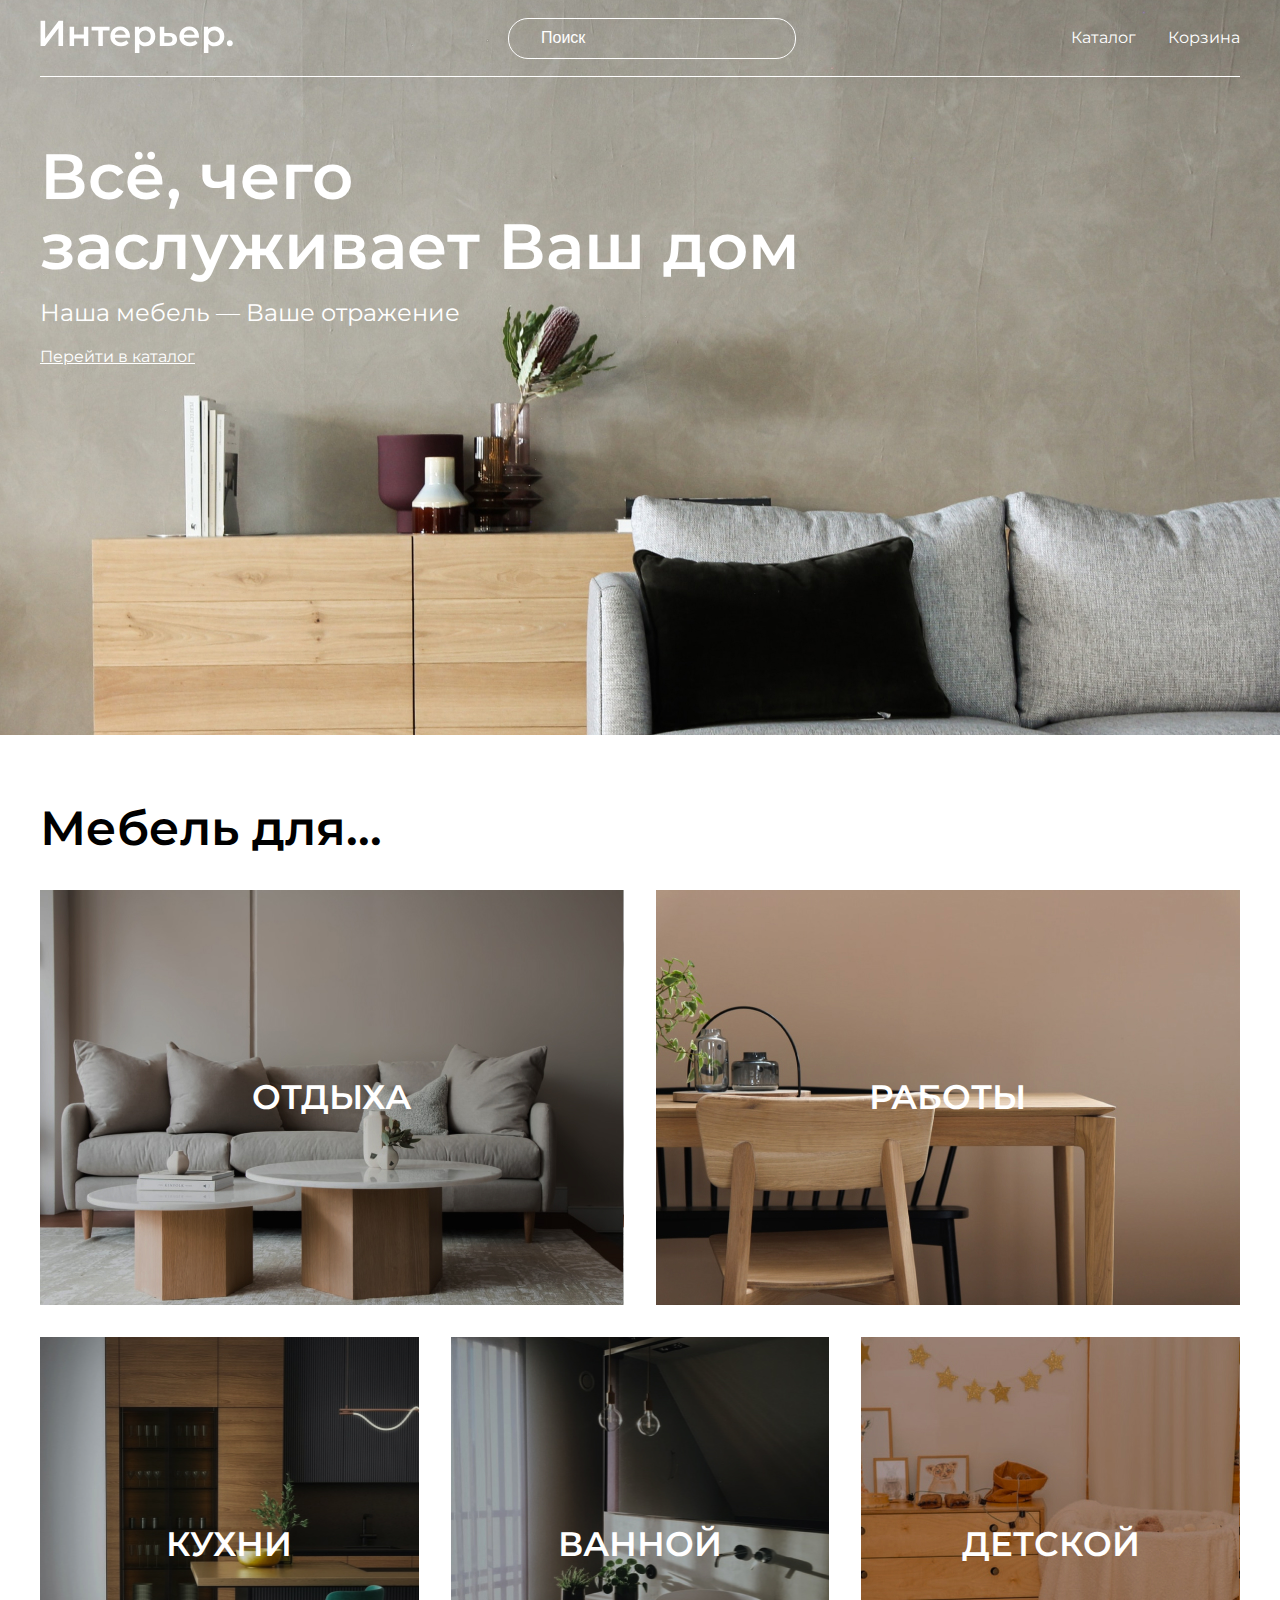
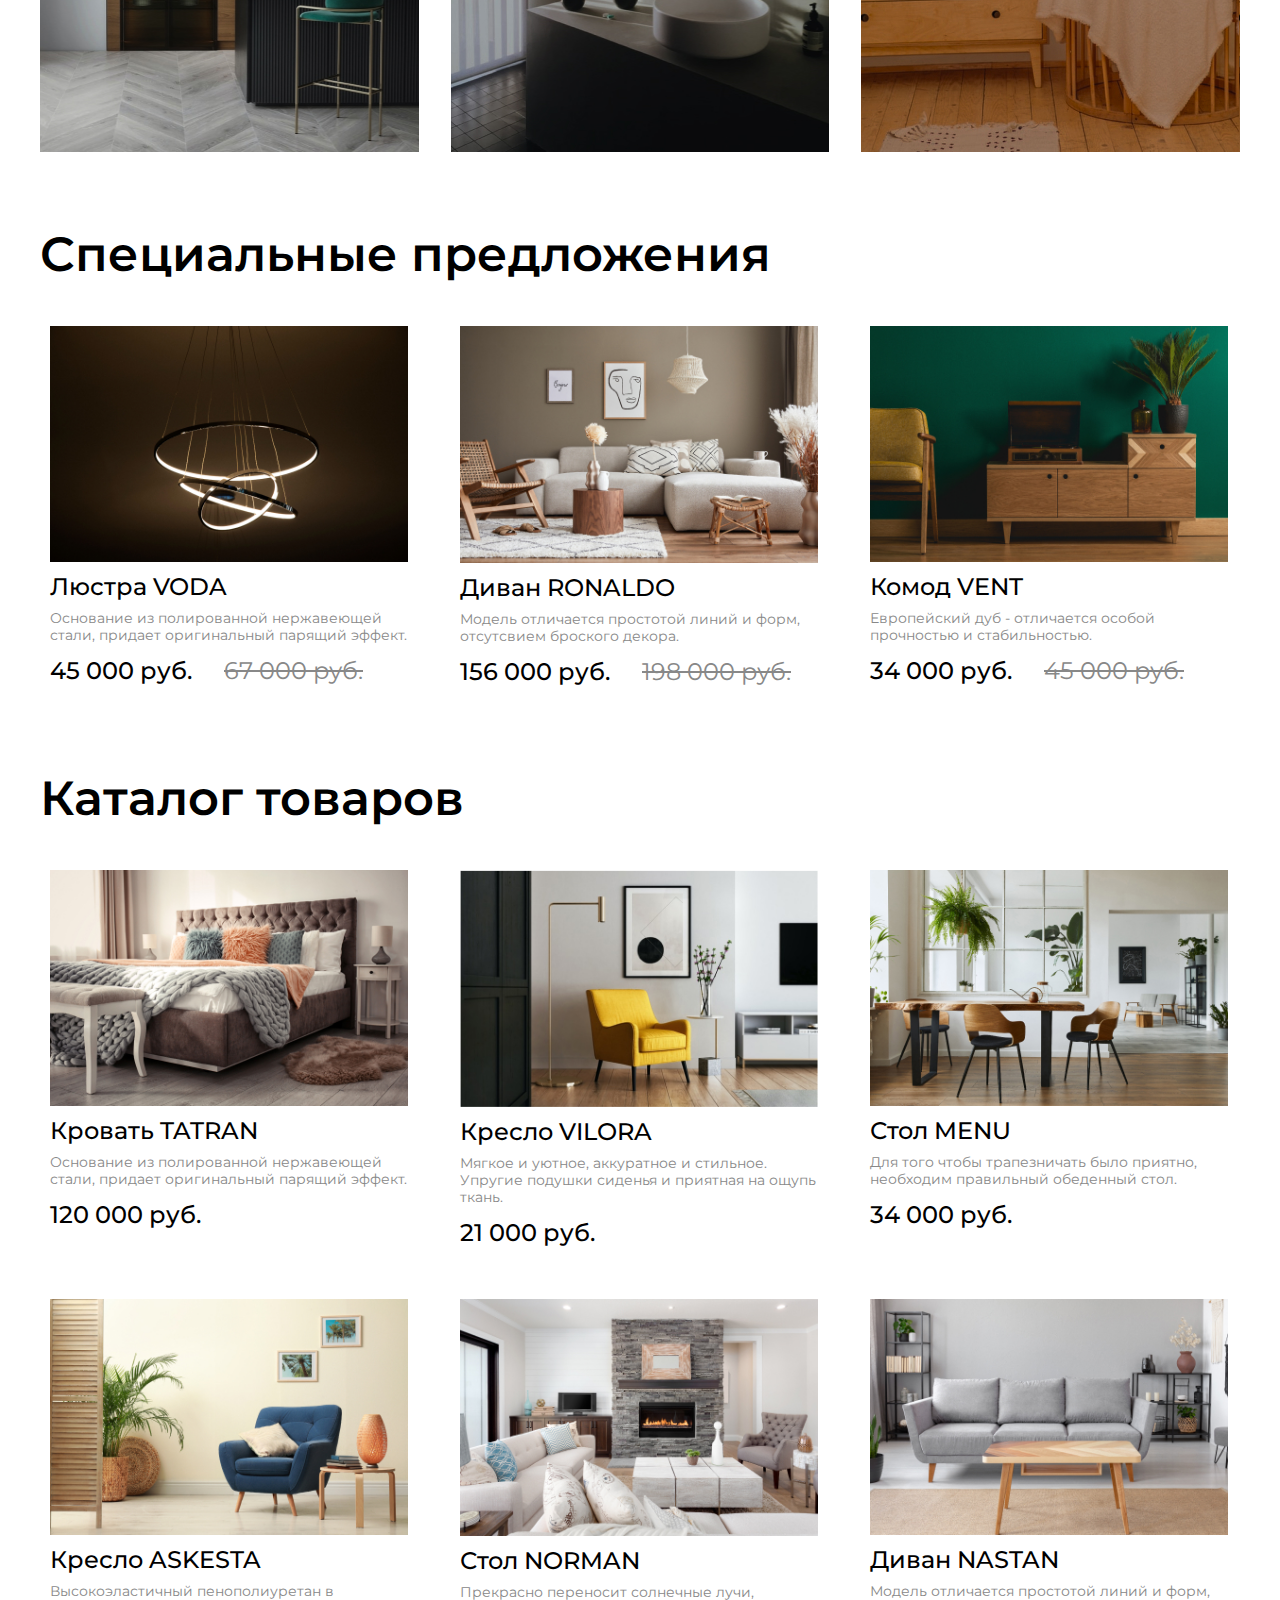
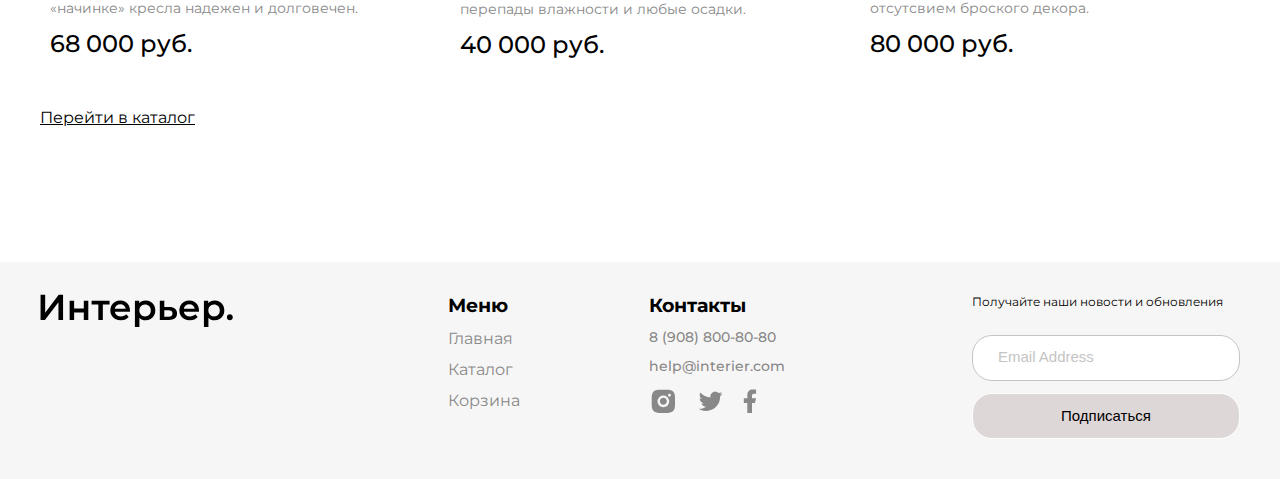
<file: Layout of the store/index.html>
﻿<!DOCTYPE html>
<html lang="ru">

<head>
    <meta charset="UTF-8">
    <meta http-equiv="X-UA-Compatible" content="IE=edge">
    <meta name="viewport" content="width=device-width, initial-scale=1.0">
    <link rel="stylesheet" href="style/style.css">
    <title>Главная страница</title>
    <link rel="preconnect" href="https://fonts.googleapis.com">
    <link rel="preconnect" href="https://fonts.gstatic.com" crossorigin>
    <link href="https://fonts.googleapis.com/css2?family=Montserrat:wght@400;500;600&display=swap" rel="stylesheet">
</head>

<body>
    <div class="top center">
        <header class="header">
            <a href="index.html" class="logo"><img src="img/logo/logo.svg" alt="Логотип" class="logo_top"></a>
            <input class="header_input" placeholder="Поиск" type="text">
            <nav class="navigate">
                <div class="nav">
                    <a class="link_one" href="catalog.html">Каталог</a>
                </div>
                <div class="nav">
                    <a class="link_one" href="cart.html">Корзина</a>
                </div>
            </nav>
            <div class="menu_mobile">
                <a href="#"><img src="img/phone/loupe.svg" alt=""></a>
                <a href="catalog.html"><img src="img/phone/menu.svg" alt=""></a>
                <a href="cart.html"><img src="img/phone/cart.svg" alt=""></a>
            </div>
        </header>
        <section class="section_top">
            <h1 class="title">Всё, чего <br> заслуживает Ваш дом</h1>
            <p class="subtitle">Наша мебель — Ваше отражение</p>
            <a class="link_catalog" href="catalog.html">Перейти в каталог</a>
        </section>
    </div>
    <section class="top_for center">
        <h2 class="category_name">Мебель для...</h2>
        <div class="for">
            <div class="for_item">ОТДЫХА</div>
            <div class="for_item">РАБОТЫ</div>
            <div class="for_item">КУХНИ</div>
            <div class="for_item">ВАННОЙ</div>
            <div class="for_item">ДЕТСКОЙ</div>
        </div>
    </section>
    <section class="product_box center">
        <h2 class="category_choice">Специальные предложения</h2>
        <div class="product">
            <div class="product_content">
                <img class="image_spesial" src="img/furniture/chandelier.jpg" alt="Люстра_VODA">
                <a class="subject" href="product.html">Люстра VODA</a>
                <p class="description">Основание из полированной нержавеющей стали, придает оригинальный парящий
                    эффект.</p>
                <div class="product_box_price">
                    <span class="price_one">45 000 руб.</span>
                    <span class="price_sale">67 000 руб.</span>
                </div>
            </div>
            <div class="product_content">
                <img class="image_spesial" src="img/furniture/sofa.jpg" alt="Диван_RONALDO">
                <a class="subject" href="product.html">Диван RONALDO</a>
                <p class="description">Модель отличается простотой линий и форм, отсутсвием броского декора.</p>
                <div class="product_box_price">
                    <span class="price_one">156 000 руб.</span>
                    <span class="price_sale">198 000 руб.</span>
                </div>
            </div>
            <div class="product_content">
                <img class="image_spesial" src="img/furniture/dresser.jpg" alt="Комод_VENT">
                <a class="subject" href="product.html">Комод VENT</a>
                <p class="description">Европейский дуб - отличается особой прочностью и стабильностью.</p>
                <div class="product_box_price">
                    <span class="price_one">34 000 руб.</span>
                    <span class="price_sale">45 000 руб.</span>
                </div>
            </div>
        </div>
        <h2 class="category_choice">Каталог товаров</h2>
        <div class="product">
            <div class="product_content">
                <img src="img/furniture/bed.jpg" alt="Кровать_TATRAN" class="image_special">
                <a class="subject" href="product.html">Кровать TATRAN</a>
                <p class="description">Основание из полированной нержавеющей стали, придает оригинальный парящий эффект.
                </p>
                <div class="product_box_price">
                    <span class="price_one">120 000 руб.</span>
                </div>
            </div>
            <div class="product_content">
                <img src="img/furniture/product1.jpg" alt="Кресло_VILORA">
                <a class="subject" href="product.html">Кресло VILORA</a>
                <p class="description">Мягкое и уютное, аккуратное и стильное. Упругие подушки сиденья и приятная на
                    ощупь ткань.</p>
                <div class="product_box_price">
                    <span class="price_one">21 000 руб.</span>
                </div>
            </div>
            <div class="product_content">
                <img src="img/furniture/table.jpg" alt="Стол_MENU">
                <a class="subject" href="product.html">Стол MENU</a>
                <p class="description">Для того чтобы трапезничать было приятно, необходим правильный обеденный стол.
                </p>
                <div class="product_box_price">
                    <span class="price_one">34 000 руб.</span>
                </div>
            </div>
        </div>
        <div class="product">
            <div class="product_content">
                <img src="img/furniture/chair_two.jpg" alt="Кресло_ASKESTA">
                <a class="subject" href="product.html">Кресло ASKESTA</a>
                <p class="description">Высокоэластичный пенополиуретан в «начинке» кресла надежен и долговечен.</p>
                <div class="product_box_price">
                    <span class="price_one">68 000 руб.</span>
                </div>
            </div>
            <div class="product_content">
                <img src="img/furniture/table_two.jpg" alt="Стол_NORMAN">
                <a class="subject" href="product.html">Стол NORMAN</a>
                <p class="description">Прекрасно переносит солнечные лучи, перепады влажности и любые осадки.</p>
                <div class="product_box_price">
                    <span class="price_one">40 000 руб.</span>
                </div>
            </div>
            <div class="product_content">
                <img src="img/furniture/sofa_two.jpg" alt="Диван_NASTAN">
                <a class="subject" href="product.html">Диван NASTAN</a>
                <p class="description">Модель отличается простотой линий и форм, отсутсвием броского декора.</p>
                <div class="product_box_price">
                    <span class="price_one">80 000 руб.</span>
                </div>
            </div>
        </div>
    </section>
    <div class="link_box center">
        <a class="catalog_link" href="catalog.html">Перейти в каталог</a>
    </div>
    <footer class="footer center">
        <a href="index.html" class="footer_logo"><img src="img/logo/logo_footer.svg" alt="Logo"></a>
        <div class="footer_content">
            <div class="footer_info">
                <nav class="footer_item">
                    <h3 class="footer_option">Меню</h3>
                    <a class="footer_menu" href="index.html">Главная</a>
                    <a class="footer_menu" href="catalog.html">Каталог</a>
                    <a class="footer_menu" href="cart.html">Корзина</a>
                </nav>
                <div class="footer_report">
                    <h3 class="footer_option">Контакты</h3>
                    <a class="footer_contact" href="tel:+79088008080">8 (908) 800-80-80</a>
                    <a class="footer_contact" href="mailto:help@interier.com">help@interier.com</a>
                    <div class="footer_icons">
                        <div class="icon_animation">
                            <a href="https://instagram.com"><img class="icon_animation" src="img/logo/inst.svg"
                                    alt="instagram" title="Instagram"></a>
                        </div>
                        <div class="icon_animation">
                            <a href="https://twitter.com"><img class="icon_animation" src="img/logo/twitter.svg"
                                    alt="twitter" title="Twitter"></a>
                        </div>
                        <div class="icon_animation">
                            <a href="https://facebook.com"><img class="icon_animation" src="img/logo/facebook.svg"
                                    alt="facebook" title="Facebook"></a>
                        </div>
                    </div>
                </div>
            </div>
            <form class="footer_form" action="#">
                <p class="footer_text">Получайте наши новости и обновления</p>
                <input class="link_email" type="email" placeholder="Email Address">
                <button class="button">Подписаться</button>
            </form>
        </div>
    </footer>
</body>

</html>
</file>
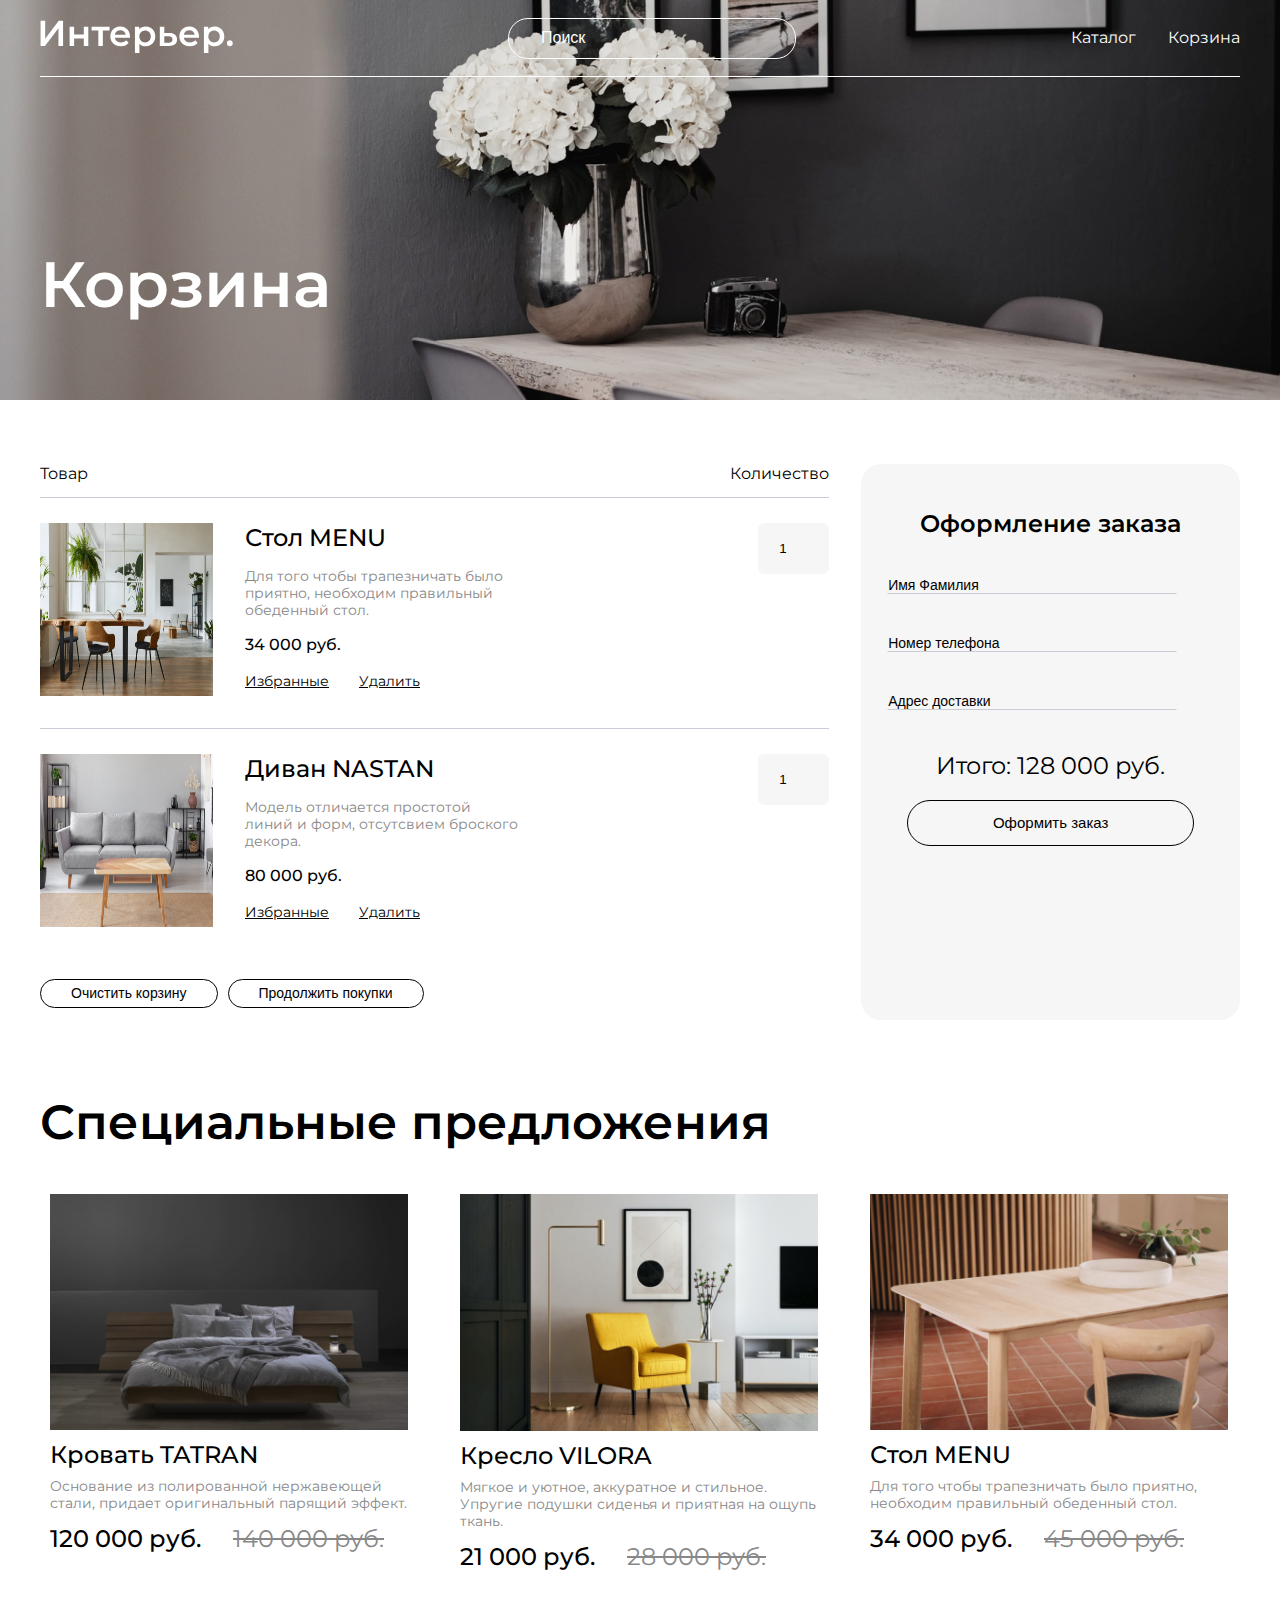
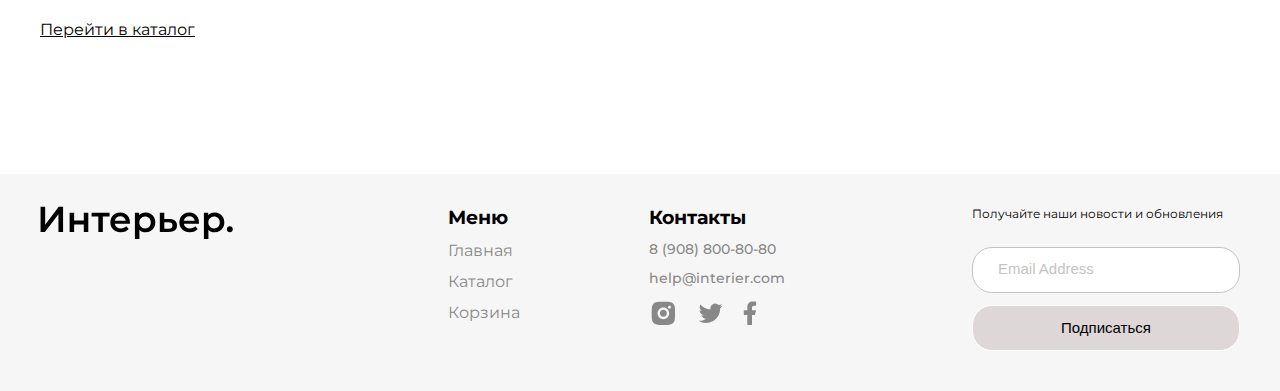
<file: Layout of the store/cart.html>
﻿<!DOCTYPE html>
<html lang="ru">

<head>
    <meta charset="UTF-8">
    <meta http-equiv="X-UA-Compatible" content="IE=edge">
    <meta name="viewport" content="width=device-width, initial-scale=1.0">
    <link rel="stylesheet" href="style/style.css">
    <title>Корзина</title>
    <link rel="preconnect" href="https://fonts.googleapis.com">
    <link rel="preconnect" href="https://fonts.gstatic.com" crossorigin>
    <link href="https://fonts.googleapis.com/css2?family=Montserrat:wght@400;500;600&display=swap" rel="stylesheet">
</head>

<body>
    <div class="top_cart center">
        <header class="header">
            <a href="index.html" class="logo"><img src="img/logo/logo.svg" alt="Логотип" class="logo_top"></a>
            <input class="header_input" placeholder="Поиск" type="text">
            <nav class="navigate">
                <div class="nav">
                    <a class="link_one" href="catalog.html">Каталог</a>
                </div>
                <div class="nav"><a class="link_one" href="cart.html">Корзина</a></div>
            </nav>
            <div class="menu_mobile">
                <a href="#"><img src="img/phone/loupe.svg" alt=""></a>
                <a href="catalog.html"><img src="img/phone/menu.svg" alt=""></a>
                <a href="cart.html"><img src="img/phone/cart.svg" alt=""></a>
            </div>
        </header>
        <h1 class="title_cart">Корзина</h1>
    </div>
    <div class="cart center">
        <div class="cart_content">
            <div class="cart_name-box">
                <p class="cart_status">Товар</p>
                <p class="cart_status">Количество</p>
            </div>
            <div class="cart_item">
                <div class="cart_left">
                    <img class="image" src="img/furniture/table.jpg" alt="cart_image">
                    <div class="cart_info">
                        <h4 class="cart_name-product">Стол MENU</h4>
                        <p class="cart_description">Для того чтобы трапезничать было приятно, необходим правильный
                            обеденный стол.</p>
                        <span class="cart_price">34 000 руб.</span>
                        <div class="cart_link-box">
                            <div class="consist">
                                <a class="cart_choice" href="#">Избранные</a>
                            </div>
                            <div class="consist">
                                <a class="cart_choice" href="#">Удалить</a>
                            </div>
                        </div>
                    </div>
                </div>
                <input class="cart_input" type="number" value="1" min="1">
            </div>
            <div class="cart_item">
                <div class="cart_left">
                    <img class="image" src="img/furniture/sofa_two.jpg" alt="cart_image">
                    <div class="cart_info">
                        <h4 class="cart_name-product">Диван NASTAN</h4>
                        <p class="cart_description">Модель отличается простотой линий и форм, отсутсвием броского
                            декора.</p>
                        <span class="cart_price">80 000 руб.</span>
                        <div class="cart_link-box">
                            <div class="consist">
                                <a class="cart_choice" href="#">Избранные</a>
                            </div>
                            <div class="consist">
                                <a class="cart_choice" href="#">Удалить</a>
                            </div>
                        </div>
                    </div>
                </div>
                <input class="cart_input" type="number" value="1" min="1">
            </div>
            <section class="cart_changes">
                <button class="changes_button">Очистить корзину</button>
                <button class="changes_button">Продолжить покупки</button>
            </section>
        </div>
        <div class="cart_form">
            <h3 class="ordering">Оформление заказа</h3>
            <div class="cart_form-box">
                <input type="text" class="cart_data" placeholder="Имя Фамилия">
                <input type="number" class="cart_data" placeholder="Номер телефона">
                <input type="text" class="cart_data" placeholder="Адрес доставки">
            </div>
            <div class="cart_total">
                <h2 class="cart_total">Итого: 128 000 руб.</h2>
                <button class="cart_button" title="Оформить заказ">Оформить заказ</button>
            </div>
        </div>
    </div>
    <section class="product_box center">
        <h2 class="category_choice">Специальные предложения</h2>
        <div class="product">
            <div class="product_content">
                <img class="image_spesial" src="img/furniture/tatran.jpg" alt="Люстра_VODA">
                <a class="subject" href="product.html">Кровать TATRAN</a>
                <p class="description">Основание из полированной нержавеющей стали, придает оригинальный парящий
                    эффект.</p>
                <div class="product_box_price">
                    <span class="price_one">120 000 руб.</span>
                    <span class="price_sale">140 000 руб.</span>
                </div>
            </div>
            <div class="product_content">
                <img class="image_spesial" src="img/furniture/chair.jpg" alt="Диван_RONALDO">
                <a class="subject" href="product.html">Кресло VILORA</a>
                <p class="description">Мягкое и уютное, аккуратное и стильное. Упругие подушки сиденья и приятная на
                    ощупь ткань.</p>
                <div class="product_box_price">
                    <span class="price_one">21 000 руб.</span>
                    <span class="price_sale">28 000 руб.</span>
                </div>
            </div>
            <div class="product_content">
                <img class="image_spesial" src="img/furniture/menu.jpg" alt="Диван_RONALDO">
                <a class="subject" href="product.html">Стол MENU</a>
                <p class="description">Для того чтобы трапезничать было приятно, необходим правильный обеденный стол.
                </p>
                <div class="product_box_price">
                    <span class="price_one">34 000 руб.</span>
                    <span class="price_sale">45 000 руб.</span>
                </div>
            </div>
        </div>
    </section>

    <div class="link_box center">
        <a class="catalog_link" href="catalog.html">Перейти в каталог</a>
    </div>
    <footer class="footer center">
        <a href="index.html" class="footer_logo"><img src="img/logo/logo_footer.svg" alt="Logo"></a>
        <div class="footer_content">
            <div class="footer_info">
                <nav class="footer_item">
                    <h3 class="footer_option">Меню</h3>
                    <a class="footer_menu" href="index.html">Главная</a>
                    <a class="footer_menu" href="catalog.html">Каталог</a>
                    <a class="footer_menu" href="cart.html">Корзина</a>
                </nav>
                <div class="footer_report">
                    <h3 class="footer_option">Контакты</h3>
                    <a class="footer_contact" href="tel:+79088008080">8 (908) 800-80-80</a>
                    <a class="footer_contact" href="mailto:help@interier.com">help@interier.com</a>
                    <div class="footer_icons">
                        <div class="icon_animation">
                            <a href="https://instagram.com"><img class="icon_animation" src="img/logo/inst.svg"
                                    alt="instagram" title="Instagram"></a>
                        </div>
                        <div class="icon_animation">
                            <a href="https://twitter.com"><img class="icon_animation" src="img/logo/twitter.svg"
                                    alt="twitter" title="Twitter"></a>
                        </div>
                        <div class="icon_animation">
                            <a href="https://facebook.com"><img class="icon_animation" src="img/logo/facebook.svg"
                                    alt="facebook" title="Facebook"></a>
                        </div>
                    </div>
                </div>
            </div>
            <form class="footer_form" action="#">
                <p class="footer_text">Получайте наши новости и обновления</p>
                <input class="link_email" type="email" placeholder="Email Address">
                <button class="button">Подписаться</button>
            </form>
        </div>
    </footer>
</body>

</html>
</file>
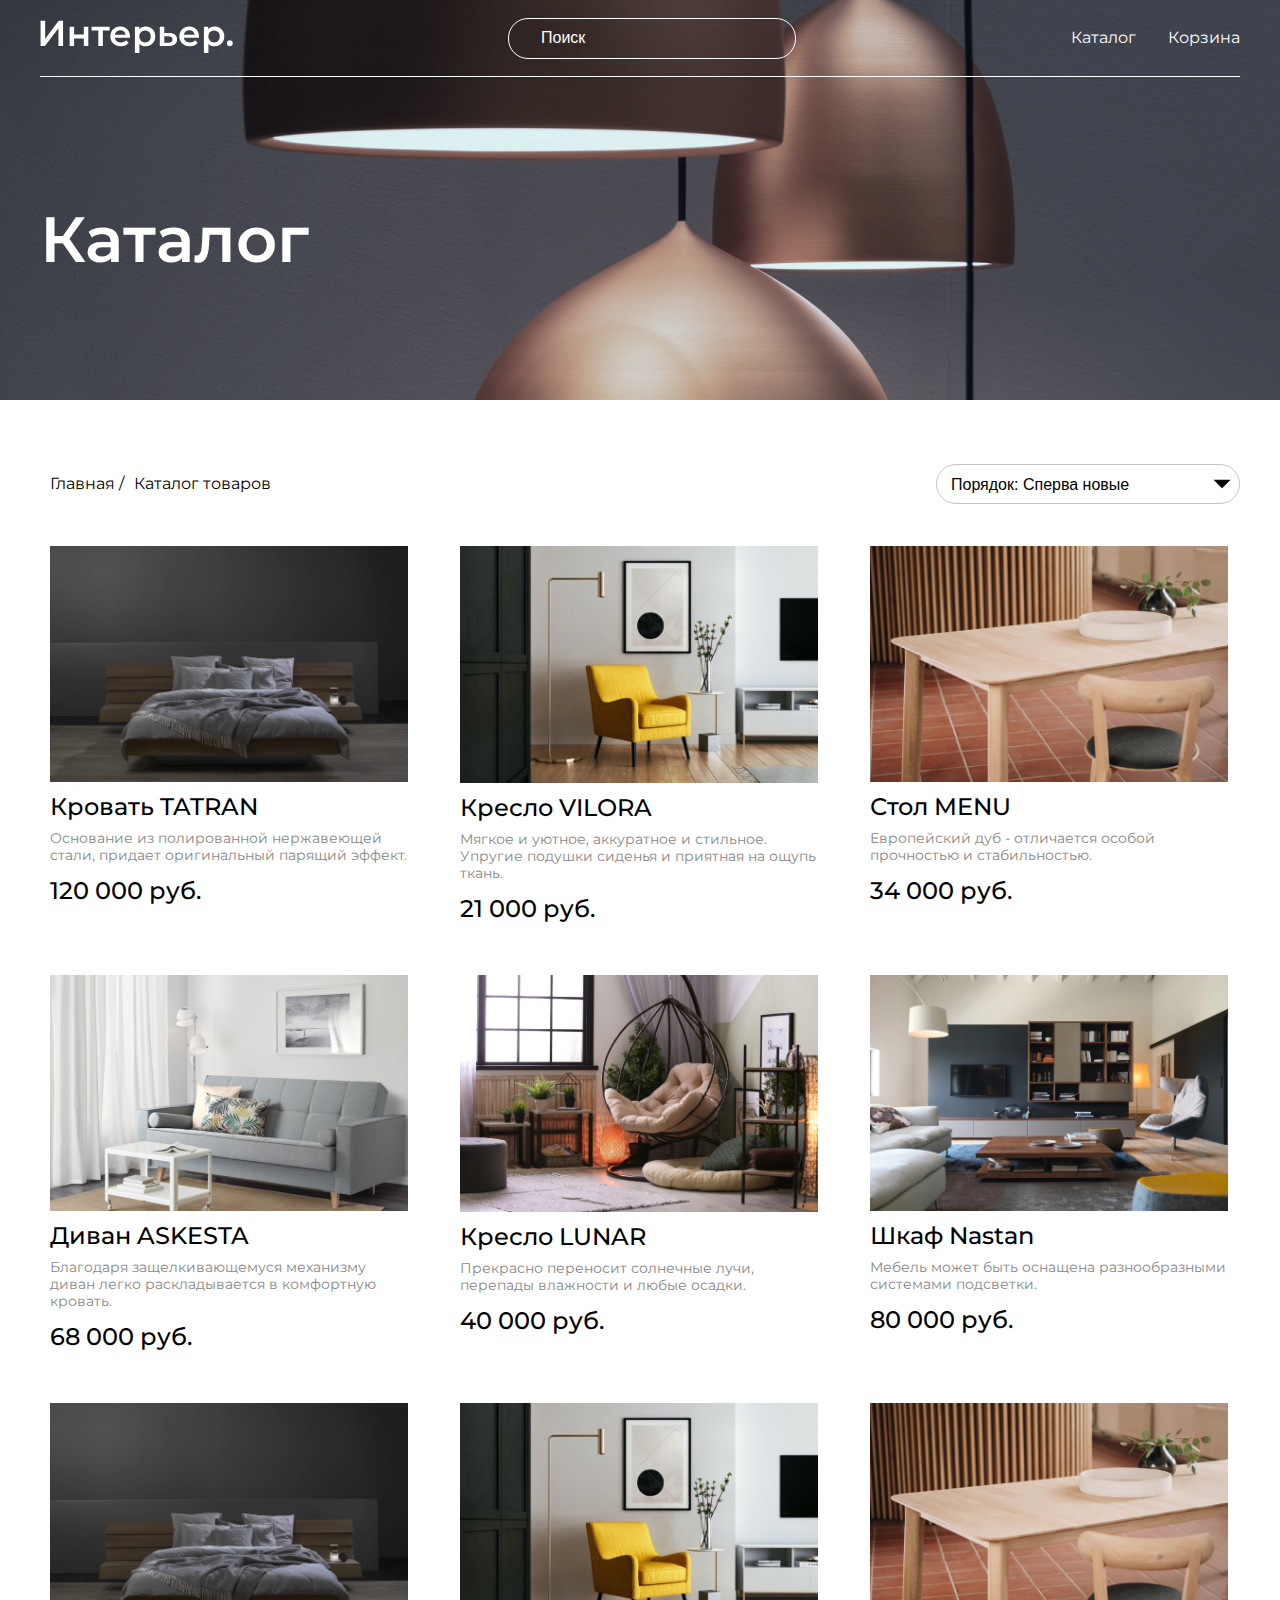
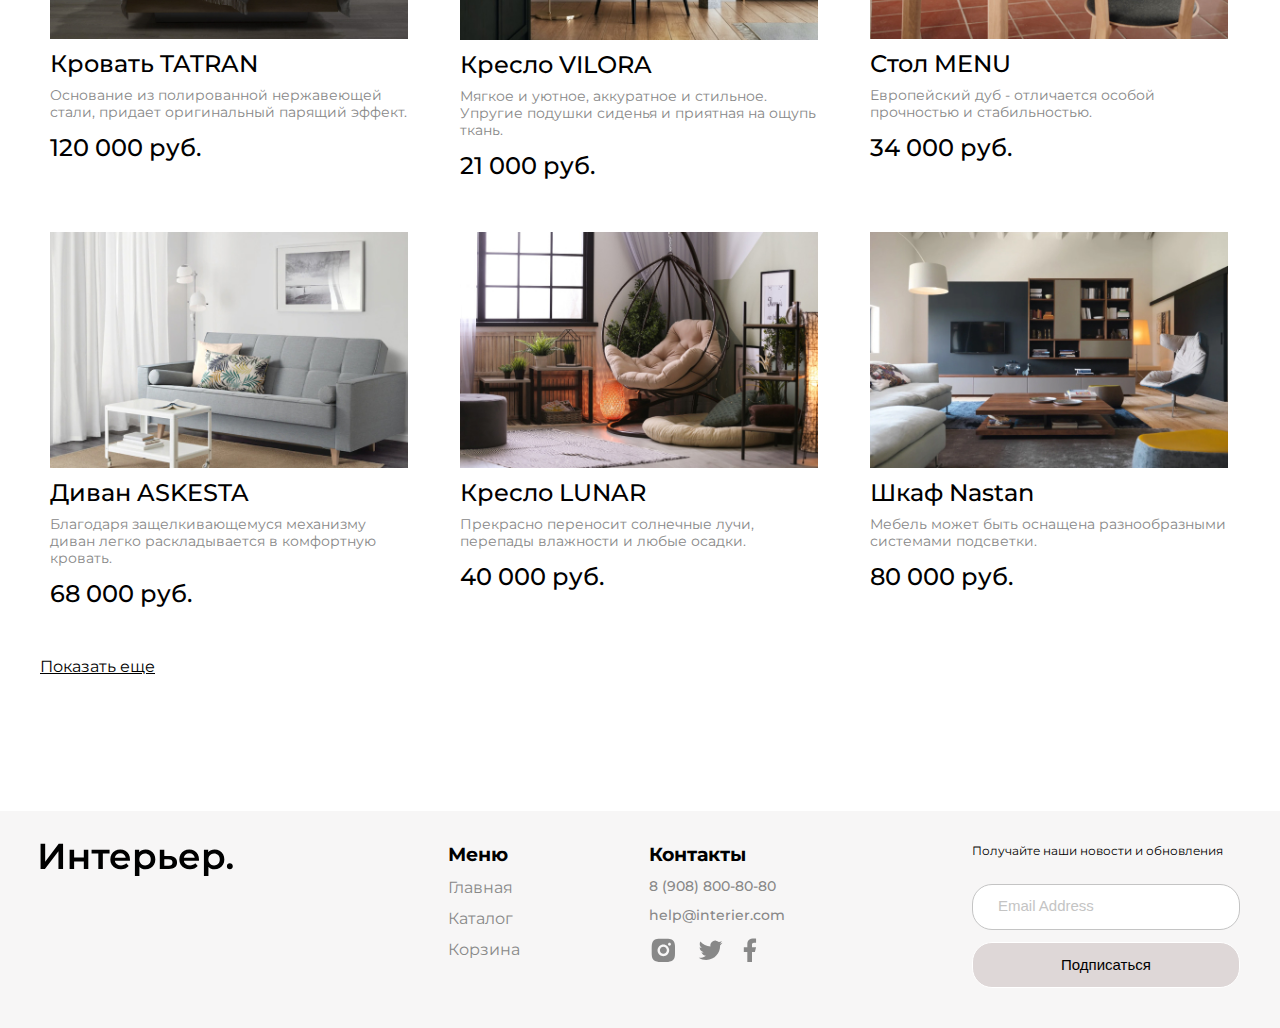
<file: Layout of the store/catalog.html>
<!DOCTYPE html>
<html lang="ru">

<head>
    <meta charset="UTF-8">
    <meta http-equiv="X-UA-Compatible" content="IE=edge">
    <meta name="viewport" content="width=device-width, initial-scale=1.0">
    <link rel="stylesheet" href="style/style.css">
    <title>Каталог</title>
    <link rel="preconnect" href="https://fonts.googleapis.com">
    <link rel="preconnect" href="https://fonts.gstatic.com" crossorigin>
    <link href="https://fonts.googleapis.com/css2?family=Montserrat:wght@400;500;600&display=swap" rel="stylesheet">
</head>

<body>
    <div class="top_catalog center">
        <header class="header">
            <a href="index.html" class="logo"><img src="img/logo/logo.svg" alt="Логотип" class="logo_top"></a>
            <input class="header_input" type="text" placeholder="Поиск">
            <nav class="navigate">
                <div class="nav">
                    <a class="link_one" href="catalog.html">Каталог</a>
                </div>
                <div class="nav">
                    <a class="link_one" href="cart.html">Корзина</a>
                </div>
            </nav>
            <div class="menu_mobile">
                <a href="#"><img src="img/phone/loupe.svg" alt=""></a>
                <a href="catalog.html"><img src="img/phone/menu.svg" alt=""></a>
                <a href="cart.html"><img src="img/phone/cart.svg" alt=""></a>
            </div>
        </header>
        <h2 class="title_catalog">Каталог</h2>
    </div>
    <section class="product_path center">
        <div class="show_way">
            <a href="index.html">
                <h3 class="way">Главная /</h3>
            </a>
            <a href="catalog.html">
                <h3 class="way">Каталог товаров</h3>
            </a>
        </div>
        <select class="order" name="order">
            <option value="Сперва новые">Порядок: Сперва новые</option>
            <option value="Сперва старые">Порядок: Сперва старые</option>
            <option value="Сперва дорогие">Порядок: Сперва дорогие</option>
            <option value="Сперва дешевые">Порядок: Сперва дешевые</option>
            <option value="Сперва поулярные">Порядок: Сперва поулярные</option>
        </select>
    </section>
    <section class="product center">
        <div class="product_content">
            <img src="img/furniture/tatran.jpg" alt="Кровать_TATRAN" class="image_special">
            <a class="subject" href="product.html">Кровать TATRAN</a>
            <p class="description">Основание из полированной нержавеющей стали, придает оригинальный парящий эффект.
            </p>
            <div class="product_box_price">
                <span class="price_one">120 000 руб.</span>
            </div>
        </div>
        <div class="product_content">
            <img src="img/furniture/chair.jpg" alt="Кресло VILORA" class="image_special">
            <a class="subject" href="product.html">Кресло VILORA</a>
            <p class="description">Мягкое и уютное, аккуратное и стильное. Упругие подушки сиденья и приятная на ощупь
                ткань.
            </p>
            <div class="product_box_price">
                <span class="price_one">21 000 руб.</span>
            </div>
        </div>
        <div class="product_content">
            <img src="img/furniture/menu.jpg" alt="Стол MENU" class="image_special">
            <a class="subject" href="product.html">Стол MENU</a>
            <p class="description">Европейский дуб - отличается особой прочностью и стабильностью.</p>
            <div class="product_box_price">
                <span class="price_one">34 000 руб.</span>
            </div>
        </div>
        <div class="product_content">
            <img src="img/furniture/askesta.jpg" alt="Диван ASKESTA" class="image_special">
            <a class="subject" href="product.html">Диван ASKESTA</a>
            <p class="description">Благодаря защелкивающемуся механизму диван легко раскладывается в комфортную кровать.
            </p>
            <div class="product_box_price">
                <span class="price_one">68 000 руб.</span>
            </div>
        </div>
        <div class="product_content">
            <img src="img/furniture/lunar.jpg" alt="Кресло LUNAR" class="image_special">
            <a class="subject" href="product.html">Кресло LUNAR</a>
            <p class="description">Прекрасно переносит солнечные лучи, перепады влажности и любые осадки.</p>
            <div class="product_box_price">
                <span class="price_one">40 000 руб.</span>
            </div>
        </div>
        <div class="product_content">
            <img src="img/furniture/nastan.jpg" alt="Шкаф Nastan" class="image_special">
            <a class="subject" href="product.html">Шкаф Nastan</a>
            <p class="description">Мебель может быть оснащена разнообразными системами подсветки.</p>
            <div class="product_box_price">
                <span class="price_one">80 000 руб.</span>
            </div>
        </div>
        <div class="product_content">
            <img src="img/furniture/tatran.jpg" alt="Кровать_TATRAN" class="image_special">
            <a class="subject" href="product.html">Кровать TATRAN</a>
            <p class="description">Основание из полированной нержавеющей стали, придает оригинальный парящий эффект.
            </p>
            <div class="product_box_price">
                <span class="price_one">120 000 руб.</span>
            </div>
        </div>
        <div class="product_content">
            <img src="img/furniture/chair.jpg" alt="Кресло VILORA" class="image_special">
            <a class="subject" href="product.html">Кресло VILORA</a>
            <p class="description">Мягкое и уютное, аккуратное и стильное. Упругие подушки сиденья и приятная на ощупь
                ткань.
            </p>
            <div class="product_box_price">
                <span class="price_one">21 000 руб.</span>
            </div>
        </div>
        <div class="product_content">
            <img src="img/furniture/menu.jpg" alt="Стол MENU" class="image_special">
            <a class="subject" href="product.html">Стол MENU</a>
            <p class="description">Европейский дуб - отличается особой прочностью и стабильностью.</p>
            <div class="product_box_price">
                <span class="price_one">34 000 руб.</span>
            </div>
        </div>
        <div class="product_content">
            <img src="img/furniture/askesta.jpg" alt="Диван ASKESTA" class="image_special">
            <a class="subject" href="product.html">Диван ASKESTA</a>
            <p class="description">Благодаря защелкивающемуся механизму диван легко раскладывается в комфортную кровать.
            </p>
            <div class="product_box_price">
                <span class="price_one">68 000 руб.</span>
            </div>
        </div>
        <div class="product_content">
            <img src="img/furniture/lunar.jpg" alt="Кресло LUNAR" class="image_special">
            <a class="subject" href="product.html">Кресло LUNAR</a>
            <p class="description">Прекрасно переносит солнечные лучи, перепады влажности и любые осадки.</p>
            <div class="product_box_price">
                <span class="price_one">40 000 руб.</span>
            </div>
        </div>
        <div class="product_content">
            <img src="img/furniture/nastan.jpg" alt="Шкаф Nastan" class="image_special">
            <a class="subject" href="product.html">Шкаф Nastan</a>
            <p class="description">Мебель может быть оснащена разнообразными системами подсветки.</p>
            <div class="product_box_price">
                <span class="price_one">80 000 руб.</span>
            </div>
        </div>
    </section>
    <div class="link_box center">
        <a class="catalog_link" href="catalog.html">Показать еще</a>
    </div>
    <footer class="footer center">
        <a href="index.html" class="footer_logo"><img src="img/logo/logo_footer.svg" alt="Logo"></a>
        <div class="footer_content">
            <div class="footer_info">
                <nav class="footer_item">
                    <h3 class="footer_option">Меню</h3>
                    <a class="footer_menu" href="index.html">Главная</a>
                    <a class="footer_menu" href="catalog.html">Каталог</a>
                    <a class="footer_menu" href="cart.html">Корзина</a>
                </nav>
                <div class="footer_report">
                    <h3 class="footer_option">Контакты</h3>
                    <a class="footer_contact" href="tel:+79088008080">8 (908) 800-80-80</a>
                    <a class="footer_contact" href="mailto:help@interier.com">help@interier.com</a>
                    <div class="footer_icons">
                        <div class="icon_animation">
                            <a href="https://instagram.com"><img class="icon_animation" src="img/logo/inst.svg"
                                    alt="instagram" title="Instagram"></a>
                        </div>
                        <div class="icon_animation">
                            <a href="https://twitter.com"><img class="icon_animation" src="img/logo/twitter.svg"
                                    alt="twitter" title="Twitter"></a>
                        </div>
                        <div class="icon_animation">
                            <a href="https://facebook.com"><img class="icon_animation" src="img/logo/facebook.svg"
                                    alt="facebook" title="Facebook"></a>
                        </div>
                    </div>
                </div>
            </div>
            <form class="footer_form" action="#">
                <p class="footer_text">Получайте наши новости и обновления</p>
                <input class="link_email" type="email" placeholder="Email Address">
                <button class="button">Подписаться</button>
            </form>
        </div>
    </footer>
</body>

</html>
</file>
<file: Layout of the store/style/style.css>
@charset "UTF-8";
* {
  margin: 0;
  padding: 0;
}

a {
  text-decoration: none;
}

body {
  font-family: 'Montserrat', sans-serif;
}

.center {
  padding-left: calc(50% - 600px);
  padding-right: calc(50% - 600px);
}

.top {
  height: 735px;
  background-image: url(../img/background/topback.jpg);
  background-repeat: no-repeat;
  background-position: center;
  background-size: cover;
}

.header {
  height: 76px;
  display: -webkit-box;
  display: -ms-flexbox;
  display: flex;
  -ms-flex-wrap: wrap;
      flex-wrap: wrap;
  -webkit-box-pack: justify;
      -ms-flex-pack: justify;
          justify-content: space-between;
  -webkit-box-align: center;
      -ms-flex-align: center;
          align-items: center;
  border-bottom: 0.5px solid #FFFFFF;
}

.header .header_input {
  width: 288px;
  height: 41px;
  border: 1px solid #FFFFFF;
  border-radius: 20px;
  background-color: transparent;
  outline: none;
  font-style: normal;
  font-weight: normal;
  font-size: 16px;
  line-height: 20px;
  color: #FFFFFF;
  padding-left: 32px;
  padding-right: 32px;
  -webkit-box-sizing: border-box;
          box-sizing: border-box;
}

.header .header_input::-webkit-input-placeholder {
  color: #FFFFFF;
}

.header .header_input:-ms-input-placeholder {
  color: #FFFFFF;
}

.header .header_input::-ms-input-placeholder {
  color: #FFFFFF;
}

.header .header_input::placeholder {
  color: #FFFFFF;
}

.header .navigate {
  display: -webkit-box;
  display: -ms-flexbox;
  display: flex;
  gap: 32px;
  font-size: 16px;
  line-height: 20px;
}

.header .navigate .nav {
  -webkit-transition: all 2s;
  transition: all 2s;
  border-bottom: transparent;
}

.header .navigate .nav .link_one {
  font-style: normal;
  font-weight: normal;
  font-size: 16px;
  line-height: 20px;
  color: #FFFFFF;
}

.header .navigate .nav:hover {
  -webkit-transform: scale(1.25);
          transform: scale(1.25);
  border-bottom: 1px solid #FFFFFF;
}

.header .menu_mobile {
  display: none;
}

.title {
  margin: 64px 0 16px 0;
  font-style: normal;
  font-weight: 600;
  font-size: 64px;
  line-height: 70px;
  color: #FFFFFF;
  margin-top: 64px;
  margin-bottom: 16px;
  max-width: 792px;
}

.subtitle {
  font-style: normal;
  font-weight: normal;
  font-size: 24px;
  line-height: 32px;
  color: #FFFFFF;
  margin-bottom: 16px;
}

.link_catalog {
  font-style: normal;
  font-weight: normal;
  font-size: 16px;
  line-height: 24px;
  -webkit-text-decoration-line: underline;
          text-decoration-line: underline;
  color: #FFFFFF;
  -webkit-transition: all 1s;
  transition: all 1s;
}

.link_catalog:hover {
  color: #000000;
  -webkit-text-decoration-line: none;
          text-decoration-line: none;
}

/* Страница каталога */
.top_catalog {
  background-image: url(../img/background/backcatalog.jpg);
  height: 400px;
  background-repeat: no-repeat;
  background-position: center;
  background-size: cover;
}

.top_catalog .title_catalog {
  margin: 64px 0 16px 0;
  font-style: normal;
  font-weight: 600;
  font-size: 64px;
  line-height: 70px;
  color: #FFFFFF;
  margin-top: 127px;
}

.product_path {
  padding-top: 64px;
  display: -webkit-box;
  display: -ms-flexbox;
  display: flex;
  -webkit-box-orient: horizontal;
  -webkit-box-direction: normal;
      -ms-flex-direction: row;
          flex-direction: row;
  -webkit-box-align: center;
      -ms-flex-align: center;
          align-items: center;
  -webkit-box-pack: justify;
      -ms-flex-pack: justify;
          justify-content: space-between;
  -ms-flex-wrap: wrap;
      flex-wrap: wrap;
}

.product_path .show_way {
  display: -webkit-box;
  display: -ms-flexbox;
  display: flex;
}

.product_path .show_way .way {
  padding-left: 10px;
  font-style: normal;
  font-weight: normal;
  font-size: 16px;
  line-height: 24px;
  -webkit-text-decoration-line: none;
          text-decoration-line: none;
  color: #000000;
}

.product_path .show_way .way:hover {
  color: #888888;
  -webkit-text-decoration-line: underline;
          text-decoration-line: underline;
}

.product_path .order {
  display: -webkit-box;
  display: -ms-flexbox;
  display: flex;
  -webkit-box-orient: vertical;
  -webkit-box-direction: normal;
      -ms-flex-direction: column;
          flex-direction: column;
  border: 1px solid #C4C4C4;
  border-radius: 20px;
  font-size: 16px;
  padding-left: 14px;
  padding-right: 75px;
  padding-top: 11px;
  padding-bottom: 10px;
  -webkit-appearance: none;
     -moz-appearance: none;
          appearance: none;
  background: url("../img/rest/arrow.svg") no-repeat right;
  background-position-x: calc(100% - 8px);
}

/* Страница каталога */
.top_for {
  padding-top: 64px;
}

.top_for .category_name {
  font-weight: 600;
  font-size: 48px;
  line-height: 59px;
  color: #000000;
}

.for {
  margin-top: 32px;
  display: -ms-grid;
  display: grid;
  gap: 32px;
  -ms-grid-columns: (1fr)[12];
      grid-template-columns: repeat(12, 1fr);
}

.for_item {
  height: 415px;
  grid-column: span 4;
  font-style: normal;
  font-weight: 600;
  font-size: 34px;
  line-height: 41px;
  display: -webkit-box;
  display: -ms-flexbox;
  display: flex;
  -webkit-box-pack: center;
      -ms-flex-pack: center;
          justify-content: center;
  -webkit-box-align: center;
      -ms-flex-align: center;
          align-items: center;
  color: #FFFFFF;
}

.for_item:nth-of-type(1) {
  background-image: url(../img/for/rest.jpg);
  grid-column: span 6;
}

.for_item:nth-of-type(2) {
  background-image: url(../img/for/job.jpg);
  grid-column: span 6;
}

.for_item:nth-of-type(3) {
  background-image: url(../img/for/kitchen.jpg);
}

.for_item:nth-of-type(4) {
  background-image: url(../img/for/bathroom.jpg);
}

.for_item:nth-of-type(5) {
  background-image: url(../img/for/playroom.jpg);
}

.product {
  margin-top: 32px;
  display: -webkit-box;
  display: -ms-flexbox;
  display: flex;
  -webkit-column-gap: 32px;
          column-gap: 32px;
  row-gap: 32px;
  -ms-flex-wrap: wrap;
      flex-wrap: wrap;
}

.product_content {
  width: 378px;
  display: -webkit-box;
  display: -ms-flexbox;
  display: flex;
  -webkit-box-orient: vertical;
  -webkit-box-direction: normal;
      -ms-flex-direction: column;
          flex-direction: column;
  -webkit-transition: all 0.3s;
  transition: all 0.3s;
  -webkit-box-sizing: border-box;
          box-sizing: border-box;
  padding: 10px;
}

.product_content:hover {
  border-radius: 0 0 20px 20px;
  -webkit-box-shadow: 0 0 7px #C4C4C4;
          box-shadow: 0 0 7px #C4C4C4;
  -webkit-transform: scale(1.05);
          transform: scale(1.05);
}

.product_content .image_special {
  width: 100%;
}

.product_content .subject {
  margin-top: 10px;
  margin-bottom: 9px;
  font-weight: 500;
  font-size: 24px;
  line-height: 29px;
  color: #000000;
}

.product_content .subject:hover {
  color: #888888;
}

.product_content .description {
  font-style: normal;
  font-weight: normal;
  margin-bottom: 12px;
  font-size: 14px;
  line-height: 17px;
  color: #888888;
}

.category_choice {
  padding-top: 73px;
  font-weight: 600;
  font-size: 48px;
  line-height: 59px;
  color: #000000;
}

.product_box_price {
  display: -webkit-box;
  display: -ms-flexbox;
  display: flex;
  gap: 32px;
}

.price_one {
  font-weight: 500;
  font-size: 24px;
  line-height: 29px;
  color: #000000;
}

.price_sale {
  font-weight: 400;
  font-size: 24px;
  line-height: 29px;
  -webkit-text-decoration-line: line-through;
          text-decoration-line: line-through;
  color: #888888;
}

.link_box {
  height: 58px;
  padding-top: 39px;
  padding-bottom: 96px;
}

.link_box .catalog_link {
  color: #000000;
  -webkit-text-decoration-line: underline;
          text-decoration-line: underline;
}

.link_box .catalog_link:hover {
  text-shadow: 0 0 7px #C4C4C4;
  -webkit-transition: all 3s;
  transition: all 3s;
  -webkit-text-decoration-line: none;
          text-decoration-line: none;
  color: #888888;
}

.footer {
  background: #f7f6f6;
  padding-top: 32px;
  border-bottom: 40px;
  display: -webkit-box;
  display: -ms-flexbox;
  display: flex;
  -webkit-box-pack: justify;
      -ms-flex-pack: justify;
          justify-content: space-between;
  -ms-flex-wrap: wrap;
      flex-wrap: wrap;
}

.footer_content {
  display: -webkit-box;
  display: -ms-flexbox;
  display: flex;
  -webkit-box-pack: justify;
      -ms-flex-pack: justify;
          justify-content: space-between;
  width: 792px;
  -ms-flex-wrap: wrap;
      flex-wrap: wrap;
}

.footer_content .footer_info {
  display: -webkit-box;
  display: -ms-flexbox;
  display: flex;
  gap: 129px;
}

.footer_content .footer_info .footer_item {
  display: -webkit-box;
  display: -ms-flexbox;
  display: flex;
  -webkit-box-orient: vertical;
  -webkit-box-direction: normal;
      -ms-flex-direction: column;
          flex-direction: column;
  gap: 12px;
}

.footer_content .footer_info .footer_item .footer_option {
  color: #000000;
}

.footer_content .footer_info .footer_item .footer_menu {
  color: #888888;
  -webkit-transition: all 0.5s;
  transition: all 0.5s;
}

.footer_content .footer_info .footer_item .footer_menu:hover {
  -webkit-transform: scale(1.15);
          transform: scale(1.15);
  -webkit-text-decoration-line: underline;
          text-decoration-line: underline;
}

.footer_report {
  display: -webkit-box;
  display: -ms-flexbox;
  display: flex;
  -webkit-box-orient: vertical;
  -webkit-box-direction: normal;
      -ms-flex-direction: column;
          flex-direction: column;
  -webkit-box-align: start;
      -ms-flex-align: start;
          align-items: flex-start;
  gap: 12px;
}

.footer_report .footer_contact {
  font-weight: 500;
  font-size: 14px;
  line-height: 17px;
  color: #888888;
}

.footer_report .footer_icons {
  display: -webkit-box;
  display: -ms-flexbox;
  display: flex;
  -webkit-box-align: center;
      -ms-flex-align: center;
          align-items: center;
  gap: 20px;
}

.footer_report .footer_icons .icon_animation {
  -webkit-transition: all 0.5s;
  transition: all 0.5s;
}

.footer_report .footer_icons .icon_animation:hover {
  background-color: #f7f6f6;
  -webkit-box-shadow: 0 0 10px #000000;
          box-shadow: 0 0 10px #000000;
  border-radius: 20px;
  -webkit-transform: scale(1.15);
          transform: scale(1.15);
}

.footer_form {
  display: -webkit-box;
  display: -ms-flexbox;
  display: flex;
  -webkit-box-orient: vertical;
  -webkit-box-direction: normal;
      -ms-flex-direction: column;
          flex-direction: column;
  gap: 12px;
}

.footer_form .footer_text {
  font-size: 12px;
  margin-bottom: 14px;
  gap: 16px;
}

.footer_form .link_email {
  display: -webkit-box;
  display: -ms-flexbox;
  display: flex;
  -webkit-box-orient: vertical;
  -webkit-box-direction: normal;
      -ms-flex-direction: column;
          flex-direction: column;
  background: #FFFFFF;
  border: 1px solid #C4C4C4;
  -webkit-box-sizing: border-box;
          box-sizing: border-box;
  border-radius: 20px;
  width: 268px;
  height: 46px;
  font-size: 15px;
  line-height: 18px;
  padding-left: 25px;
  padding-right: 37px;
  padding-top: 12px;
  padding-bottom: 14px;
  gap: 12px;
}

.footer_form .link_email::-webkit-input-placeholder {
  color: #C4C4C4;
}

.footer_form .link_email:-ms-input-placeholder {
  color: #C4C4C4;
}

.footer_form .link_email::-ms-input-placeholder {
  color: #C4C4C4;
}

.footer_form .link_email::placeholder {
  color: #C4C4C4;
}

.button {
  background: #ded7d7;
  border: 1px solid #FFFFFF;
  -webkit-box-sizing: border-box;
          box-sizing: border-box;
  width: 268px;
  height: 46px;
  border-radius: 20px;
  padding: 13px 85px 13px 85px;
  font-size: 15px;
  line-height: 18px;
  color: #000000;
  -webkit-transition: 0.3s;
  transition: 0.3s;
  margin-bottom: 40px;
}

.button:hover {
  padding: 10px;
  font-size: 18px;
  -webkit-box-shadow: 0 0 7px #C4C4C4;
          box-shadow: 0 0 7px #C4C4C4;
  -webkit-transform: scale(1.05);
          transform: scale(1.05);
  background: #000000;
  color: #ded7d7;
}

.top_cart {
  height: 400px;
  background-image: url(../img/background/backcart.jpg);
  background-size: cover;
  background-position: center;
  background-repeat: no-repeat;
}

.top_cart .title_cart {
  font-size: 64px;
  font-weight: 600;
  line-height: 70px;
  margin-top: 172px;
  color: #FFFFFF;
}

.cart {
  display: -ms-grid;
  display: grid;
  -ms-grid-columns: (1fr)[12];
      grid-template-columns: repeat(12, 1fr);
  gap: 32px;
  margin-top: 64px;
}

.cart_content {
  grid-column: span 8;
}

.cart_name-box {
  display: -webkit-box;
  display: -ms-flexbox;
  display: flex;
  -webkit-box-pack: justify;
      -ms-flex-pack: justify;
          justify-content: space-between;
  padding-bottom: 14px;
}

.cart_item {
  display: -webkit-box;
  display: -ms-flexbox;
  display: flex;
  -webkit-box-pack: justify;
      -ms-flex-pack: justify;
          justify-content: space-between;
  -webkit-box-align: start;
      -ms-flex-align: start;
          align-items: flex-start;
  padding-top: 25px;
  padding-bottom: 32px;
  border-top: 0.5px solid #CACDD8;
}

.cart_left {
  display: -webkit-box;
  display: -ms-flexbox;
  display: flex;
  gap: 32px;
}

.cart .image {
  height: 173px;
  width: 173px;
}

.cart_info {
  display: -webkit-box;
  display: -ms-flexbox;
  display: flex;
  -webkit-box-orient: vertical;
  -webkit-box-direction: normal;
      -ms-flex-direction: column;
          flex-direction: column;
  gap: 16px;
  width: 276px;
}

.cart_name-product {
  font-weight: 500;
  font-size: 24px;
  line-height: 29px;
}

.cart_description {
  font-weight: 400;
  font-size: 14px;
  line-height: 17px;
  color: #888888;
}

.cart_price {
  font-weight: 500;
  font-size: 16px;
  line-height: 20px;
}

.cart .cart_link-box {
  display: -webkit-box;
  display: -ms-flexbox;
  display: flex;
}

.cart .cart_link-box .consist {
  -webkit-transition: all 2s;
  transition: all 2s;
  -webkit-text-decoration-line: underline;
          text-decoration-line: underline;
}

.cart .cart_link-box .consist .cart_choice {
  font-weight: 400;
  padding-right: 30px;
  font-size: 14px;
  color: #000000;
}

.cart .cart_link-box .consist:hover {
  -webkit-transform: scale(1.05);
          transform: scale(1.05);
  color: #888888;
  -webkit-text-decoration-line: none;
          text-decoration-line: none;
}

.cart_input {
  border: 1px solid #f7f6f6;
  width: 71px;
  height: 51px;
  padding-left: 20px;
  border-radius: 6px;
  outline: none;
  background: #f7f6f6;
  -webkit-box-sizing: border-box;
          box-sizing: border-box;
}

.cart_form {
  display: -webkit-box;
  display: -ms-flexbox;
  display: flex;
  -webkit-box-orient: vertical;
  -webkit-box-direction: normal;
      -ms-flex-direction: column;
          flex-direction: column;
  -webkit-box-align: center;
      -ms-flex-align: center;
          align-items: center;
  border-radius: 20px;
  height: 556px;
  grid-column: span 4;
  height: 556px;
  background: #f7f6f6;
}

.cart .ordering {
  font-weight: 600;
  font-size: 24px;
  line-height: 36px;
  padding-top: 42px;
}

.cart_form-box {
  display: -webkit-box;
  display: -ms-flexbox;
  display: flex;
  -webkit-box-orient: vertical;
  -webkit-box-direction: normal;
      -ms-flex-direction: column;
          flex-direction: column;
  padding-top: 35px;
  display: flex;
  flex-direction: column;
  -webkit-box-align: start;
      -ms-flex-align: start;
          align-items: flex-start;
}

.cart_data {
  -webkit-appearance: none;
     -moz-appearance: none;
          appearance: none;
  width: 288px;
  margin-bottom: 41px;
  background: transparent;
  text-align: left;
  margin-left: 27px;
  margin-right: 64px;
  outline: none;
  border: 1px solid transparent;
  border-bottom: 1px solid #CACDD8;
}

.cart_data::-webkit-input-placeholder {
  font-weight: 400;
  font-size: 14px;
  line-height: 17px;
  color: #000000;
}

.cart_data:-ms-input-placeholder {
  font-weight: 400;
  font-size: 14px;
  line-height: 17px;
  color: #000000;
}

.cart_data::-ms-input-placeholder {
  font-weight: 400;
  font-size: 14px;
  line-height: 17px;
  color: #000000;
}

.cart_data::placeholder {
  font-weight: 400;
  font-size: 14px;
  line-height: 17px;
  color: #000000;
}

.cart_total {
  font-weight: 400;
  font-size: 24px;
  line-height: 29px;
  text-align: center;
}

.cart_button {
  margin-top: 20px;
  background: transparent;
  border: 1px solid #000000;
  -webkit-box-sizing: border-box;
          box-sizing: border-box;
  border-radius: 30px;
  padding-top: 13px;
  padding-bottom: 13px;
  padding-left: 85px;
  padding-right: 85px;
  font-size: 15px;
  line-height: 18px;
  color: #000000;
  -webkit-transition: all 0.5s;
  transition: all 0.5s;
}

.cart_button:hover {
  -webkit-box-shadow: 0 0 7px #C4C4C4;
          box-shadow: 0 0 7px #C4C4C4;
  -webkit-transform: scale(1.08);
          transform: scale(1.08);
  color: #FFFFFF;
  background: #000000;
}

.cart_changes {
  display: -webkit-box;
  display: -ms-flexbox;
  display: flex;
  -webkit-box-orient: horizontal;
  -webkit-box-direction: normal;
      -ms-flex-direction: row;
          flex-direction: row;
  padding-top: 20px;
}

.cart_changes .changes_button {
  text-align: center;
  margin-right: 10px;
  background: transparent;
  border: 1px solid #000000;
  -webkit-box-sizing: border-box;
          box-sizing: border-box;
  border-radius: 40px;
  padding: 5px 30px 5px 30px;
  font-size: 14px;
  line-height: 17px;
  -webkit-transition: all 0.5s;
  transition: all 0.5s;
}

.cart_changes .changes_button:hover {
  -webkit-box-shadow: 0 0 15px;
          box-shadow: 0 0 15px;
  -webkit-transform: scale(1.07);
          transform: scale(1.07);
  color: #FFFFFF;
  background: #000000;
}

@media (max-width: 1024px) {
  .center {
    padding-left: calc(50% - 786px/2);
    padding-right: calc(50% - 786px/2);
  }
  .for_item {
    height: 268px;
  }
  .product {
    -webkit-column-gap: 29px;
            column-gap: 29px;
    row-gap: 39px;
  }
  .footer_logo {
    display: none;
  }
  .cart {
    display: -webkit-box;
    display: -ms-flexbox;
    display: flex;
    -webkit-box-orient: vertical;
    -webkit-box-direction: normal;
        -ms-flex-direction: column;
            flex-direction: column;
    -webkit-box-align: start;
        -ms-flex-align: start;
            align-items: flex-start;
  }
  .cart .cart_content {
    width: 786px;
  }
}

@media (min-width: 768px) and (max-width: 834px) {
  .center {
    padding-left: 24px;
    padding-right: 24px;
  }
  .product_content {
    width: 345px;
  }
}

@media (max-width: 767px) {
  .center {
    padding-left: 16px;
    padding-right: 16px;
  }
  .header {
    padding-top: 32px;
  }
  .header .logo_top {
    width: 99px;
  }
  .header_input {
    display: none;
  }
  .header .navigate {
    display: none;
  }
  .header .menu_mobile {
    display: -webkit-box;
    display: -ms-flexbox;
    display: flex;
    -webkit-box-align: center;
        -ms-flex-align: center;
            align-items: center;
    gap: 32px;
  }
  .top_catalog .title_catalog {
    font-size: 48px;
    line-height: 59px;
    text-align: center;
  }
  .top_cart .title_cart {
    font-size: 48px;
    line-height: 59px;
    text-align: center;
  }
  .cart .cart_content {
    width: 343px;
  }
  .cart .cart_content .cart_name-box .cart_status {
    display: none;
  }
  .cart_item .cart_left .image {
    display: none;
  }
  .cart_item .cart_left .cart_info .cart_name-product {
    font-size: 18px;
    line-height: 22px;
  }
  .cart_item .cart_left .cart_info .cart_description {
    font-size: 12px;
    line-height: 15px;
  }
  .cart_item .cart_left .cart_info .cart_price {
    font-size: 12px;
    line-height: 15px;
  }
  .cart_changes {
    display: -webkit-box;
    display: -ms-flexbox;
    display: flex;
    -webkit-box-orient: horizontal;
    -webkit-box-direction: normal;
        -ms-flex-direction: row;
            flex-direction: row;
    -webkit-box-pack: space-evenly;
        -ms-flex-pack: space-evenly;
            justify-content: space-evenly;
  }
  .cart_changes .changes_button {
    font-size: 12px;
    line-height: 15px;
    padding: 11px 6px 11px 6px;
  }
  .cart_form {
    width: 343px;
  }
  .cart_form .cart_form-box {
    padding-left: 28px;
  }
  .section_top {
    display: -webkit-box;
    display: -ms-flexbox;
    display: flex;
    -webkit-box-orient: vertical;
    -webkit-box-direction: normal;
        -ms-flex-direction: column;
            flex-direction: column;
    -webkit-box-align: center;
        -ms-flex-align: center;
            align-items: center;
  }
  .section_top .title {
    font-size: 48px;
    line-height: 59px;
    text-align: center;
  }
  .section_top .subtitle {
    font-size: 16px;
    line-height: 32px;
    text-align: center;
  }
  .section_top .link_catalog {
    font-size: 14px;
  }
  .top_for {
    padding-top: 32px;
  }
  .top_for .category_name {
    font-size: 28px;
    line-height: 34px;
  }
  .top_for .for {
    -ms-grid-columns: (1fr)[4];
        grid-template-columns: repeat(4, 1fr);
    gap: 16px;
  }
  .top_for .for_item {
    font-size: 28px;
    line-height: 34px;
    grid-column: 1 / -1;
    height: 375px;
  }
  .top_for .for_item:nth-of-type(3) {
    height: 244px;
  }
  .top_for .for_item:nth-of-type(4) {
    height: 244px;
  }
  .top_for .for_item:nth-of-type(5) {
    height: 244px;
  }
  .product_box {
    padding-top: 32px;
    gap: 32px;
  }
  .product_box .category_choice {
    padding-top: 36px;
    padding-bottom: 32px;
    font-size: 24px;
    line-height: 29px;
  }
  .product {
    margin-top: 0;
  }
  .product_content .image_special {
    height: 226px;
  }
  .product_content .subject {
    font-size: 18px;
    line-height: 22px;
  }
  .product_content .description {
    font-size: 14px;
    line-height: 17px;
  }
  .product_content_box_price .price_one {
    font-size: 18px;
    line-height: 22px;
  }
  .product_content_box_price .price_sale {
    font-size: 18px;
    line-height: 22px;
  }
  .product_path {
    padding-top: 32px;
    gap: 16px;
  }
  .product_path .show_way .way {
    padding-left: 0;
    font-size: 14px;
    line-height: 32px;
  }
  .product_path .order {
    font-size: 14px;
    line-height: 17px;
  }
  .link_box {
    padding-top: 32px;
    padding-bottom: 32px;
  }
  .link_box .catalog_link {
    font-size: 16px;
    line-height: 24px;
  }
  .footer {
    padding-bottom: 32px;
  }
  .footer_content {
    -webkit-box-pack: center;
        -ms-flex-pack: center;
            justify-content: center;
    gap: 34px;
  }
  .footer_info {
    gap: 100px;
  }
  .footer .footer_form {
    display: -webkit-box;
    display: -ms-flexbox;
    display: flex;
    -webkit-box-orient: horizontal;
    -webkit-box-direction: reverse;
        -ms-flex-direction: row-reverse;
            flex-direction: row-reverse;
    -webkit-box-pack: space-evenly;
        -ms-flex-pack: space-evenly;
            justify-content: space-evenly;
    -ms-flex-wrap: wrap;
        flex-wrap: wrap;
  }
}
/*# sourceMappingURL=style.css.map */
</file>
